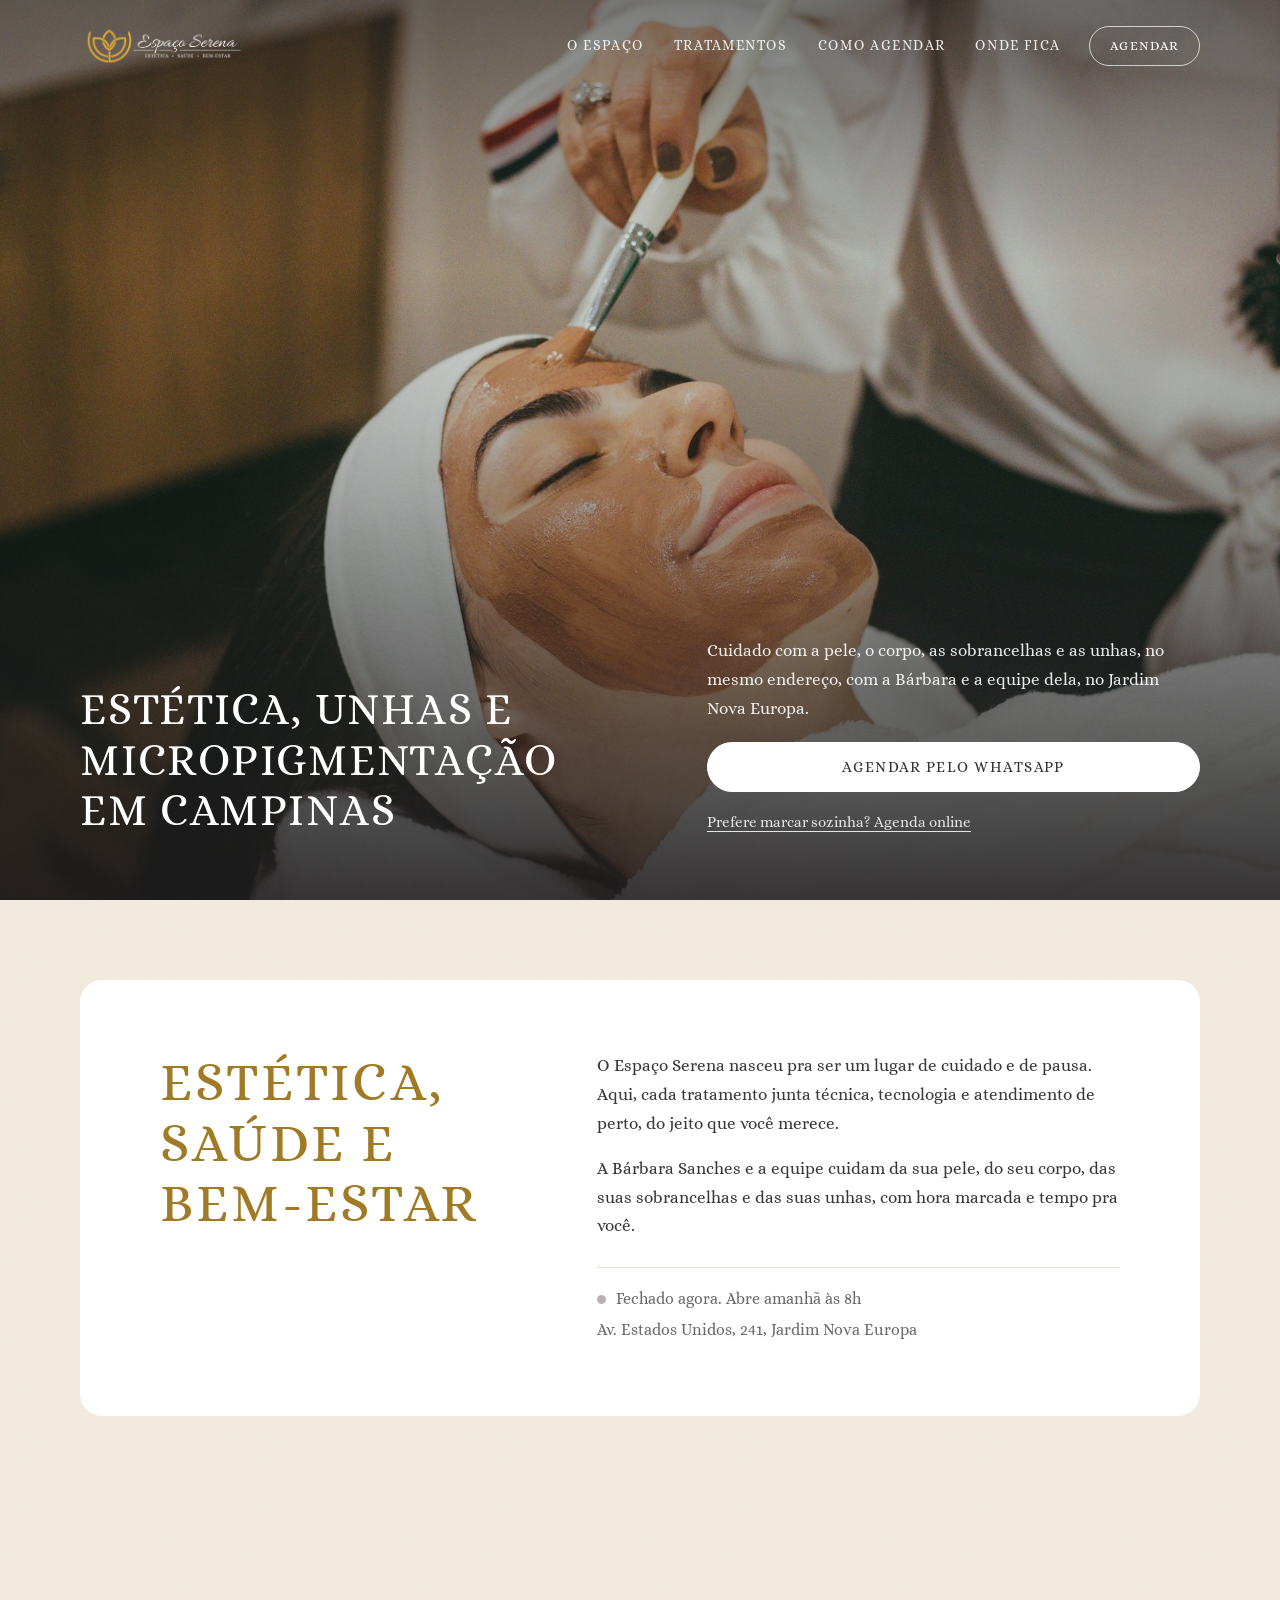
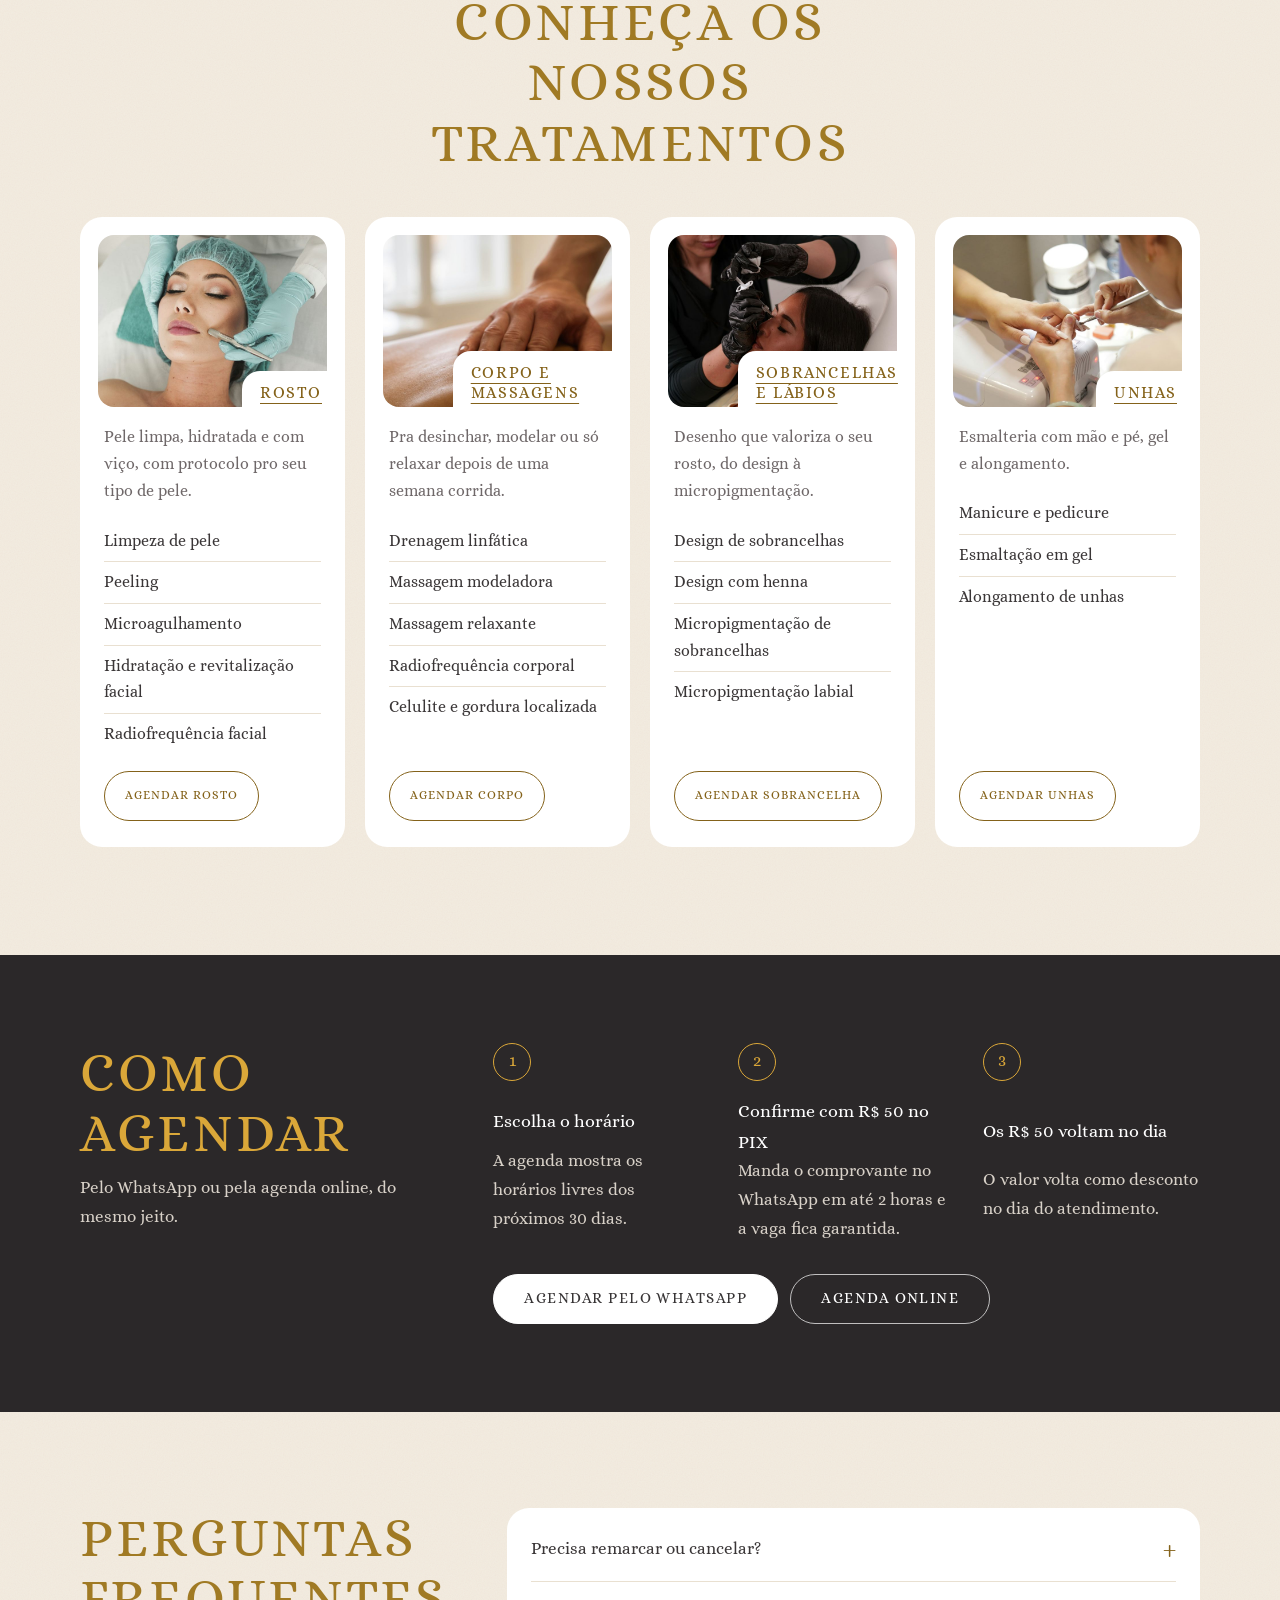
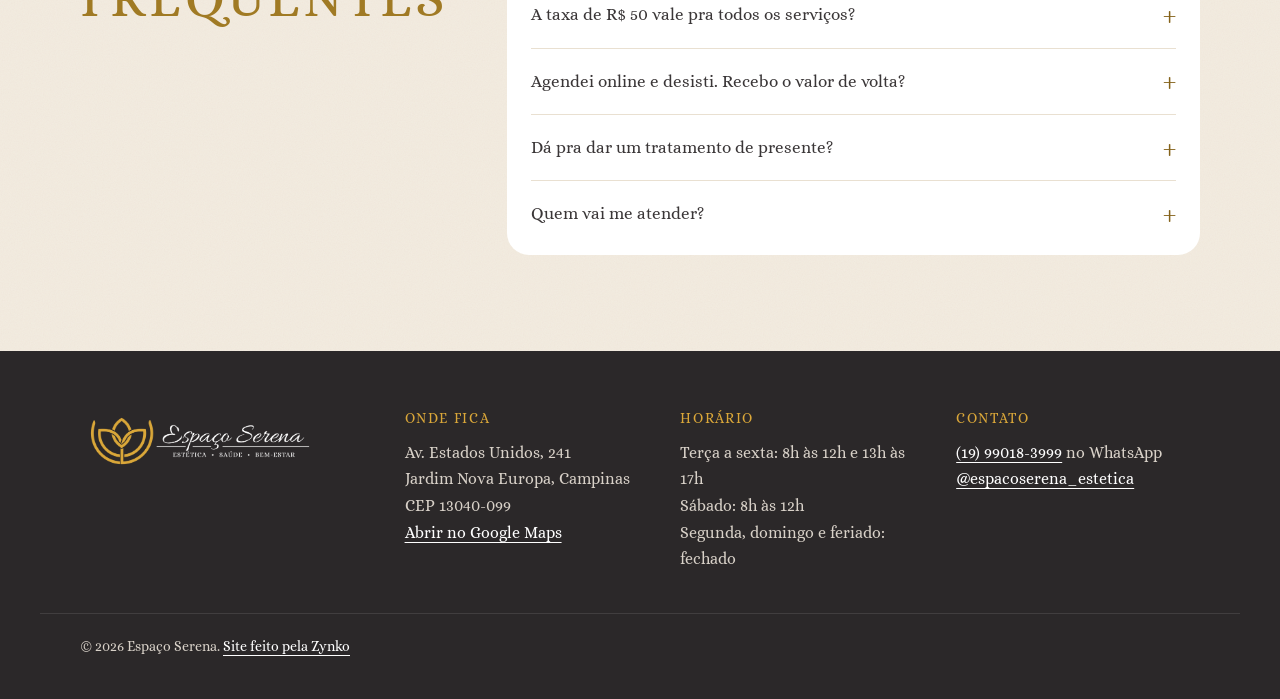
<file: index.html>
<!doctype html>
<html lang="pt-BR">
<head>
<meta charset="utf-8">
<meta name="viewport" content="width=device-width, initial-scale=1">
<meta name="robots" content="noindex">
<title>Espaço Serena: estética, unhas e micropigmentação no Jardim Nova Europa, Campinas</title>
<meta name="description" content="Limpeza de pele, drenagem, massagens, design e micropigmentação de sobrancelhas e lábios, manicure e unhas em gel. Av. Estados Unidos, 241, Jardim Nova Europa, Campinas. Agende pelo WhatsApp.">
<meta name="theme-color" content="#2B2829">
<meta property="og:title" content="Espaço Serena: estética, saúde e bem-estar">
<meta property="og:description" content="Estética, unhas e micropigmentação no Jardim Nova Europa, em Campinas. Agende pelo WhatsApp.">
<meta property="og:image" content="assets/img/logo-vertical.png">
<link rel="icon" href="assets/img/favicon.png" type="image/png">
<link rel="apple-touch-icon" href="assets/img/icone-180.png">
<link rel="preconnect" href="https://fonts.googleapis.com">
<link rel="preconnect" href="https://fonts.gstatic.com" crossorigin>
<link href="https://fonts.googleapis.com/css2?family=Alice&family=Allura&display=swap" rel="stylesheet">
<link rel="stylesheet" href="assets/css/serena.css?v=12">
<script type="application/ld+json">
{
  "@context": "https://schema.org",
  "@type": "BeautySalon",
  "name": "Espaço Serena",
  "description": "Estética, saúde e bem-estar: tratamentos de rosto e corpo, massagens, micropigmentação, design de sobrancelhas e esmalteria.",
  "telephone": "+55 19 99018-3999",
  "address": {
    "@type": "PostalAddress",
    "streetAddress": "Av. Estados Unidos, 241",
    "addressLocality": "Campinas",
    "addressRegion": "SP",
    "postalCode": "13040-099",
    "addressCountry": "BR"
  },
  "openingHoursSpecification": [
    { "@type": "OpeningHoursSpecification", "dayOfWeek": ["Tuesday", "Wednesday", "Thursday", "Friday"], "opens": "08:00", "closes": "12:00" },
    { "@type": "OpeningHoursSpecification", "dayOfWeek": ["Tuesday", "Wednesday", "Thursday", "Friday"], "opens": "13:00", "closes": "17:00" },
    { "@type": "OpeningHoursSpecification", "dayOfWeek": "Saturday", "opens": "08:00", "closes": "12:00" }
  ],
  "sameAs": ["https://instagram.com/espacoserena_estetica"]
}
</script>
</head>
<body>

<a class="pular" href="#sobre">Pular pro conteúdo</a>

<header class="abertura" data-abertura>
  <picture class="abertura-fundo">
    <source media="(max-width: 719px)" srcset="assets/img/fotos/abertura-celular.jpg">
    <img src="assets/img/fotos/abertura.jpg" alt="" width="2000" height="1334" fetchpriority="high">
  </picture>
  <div class="wrap abertura-topo">
    <a class="marca" href="./"><img src="assets/img/logo-horizontal-claro.png" alt="Espaço Serena: estética, saúde e bem-estar" width="1400" height="399"></a>
    <nav class="menu" aria-label="Principal">
      <a href="#sobre">O espaço</a>
      <a href="#tratamentos">Tratamentos</a>
      <a href="#agendar">Como agendar</a>
      <a href="#onde">Onde fica</a>
    </nav>
    <a class="pilula pilula-clara topo-agendar" href="https://wa.me/5519990183999?text=Oi!%20Vim%20pelo%20site%20e%20quero%20agendar%20um%20hor%C3%A1rio">Agendar</a>
  </div>
  <div class="wrap abertura-base">
    <h1>Estética, unhas e micropigmentação em Campinas</h1>
    <div class="abertura-lado">
      <p>Cuidado com a pele, o corpo, as sobrancelhas e as unhas, no mesmo endereço, com a Bárbara e a equipe dela, no Jardim Nova Europa.</p>
      <a class="pilula pilula-cheia" href="https://wa.me/5519990183999?text=Oi!%20Vim%20pelo%20site%20e%20quero%20agendar%20um%20hor%C3%A1rio">Agendar pelo WhatsApp</a>
      <a class="abertura-online" href="https://online.maapp.com.br/EspacoSerena">Prefere marcar sozinha? Agenda online</a>
    </div>
  </div>
</header>

<main>

  <section class="sobre textura" id="sobre">
    <div class="wrap sobre-in">
      <div class="sobre-cartao">
        <h2 class="titulo">Estética,<br>saúde e<br>bem-estar</h2>
        <div class="sobre-texto">
        <p>O Espaço Serena nasceu pra ser um lugar de cuidado e de pausa. Aqui, cada tratamento junta técnica, tecnologia e atendimento de perto, do jeito que você merece.</p>
        <p>A Bárbara Sanches e a equipe cuidam da sua pele, do seu corpo, das suas sobrancelhas e das suas unhas, com hora marcada e tempo pra você.</p>
        <div class="sobre-info">
          <p class="status" data-status>Terça a sexta, das 8h às 17h. Sábado, das 8h ao meio-dia.</p>
          <p>Av. Estados Unidos, 241, Jardim Nova Europa</p>
        </div>
        </div>
      </div>
    </div>
  </section>

  <section class="tratamentos textura" id="tratamentos">
    <div class="wrap">
      <h2 class="titulo titulo-centro">Conheça os nossos tratamentos</h2>
    </div>
    <div class="cards">
      <article class="card">
        <div class="card-foto"><img src="assets/img/fotos/rosto.jpg" alt="Profissional fazendo tratamento facial" width="800" height="600" loading="lazy"><h3>Rosto</h3></div>
        <p>Pele limpa, hidratada e com viço, com protocolo pro seu tipo de pele.</p>
        <ul>
          <li>Limpeza de pele</li>
          <li>Peeling</li>
          <li>Microagulhamento</li>
          <li>Hidratação e revitalização facial</li>
          <li>Radiofrequência facial</li>
        </ul>
        <a class="pilula" href="https://wa.me/5519990183999?text=Oi!%20Vim%20pelo%20site%20e%20quero%20agendar%20um%20tratamento%20de%20rosto">Agendar rosto</a>
      </article>
      <article class="card">
        <div class="card-foto"><img src="assets/img/fotos/corpo.jpg" alt="Massagem nas costas" width="800" height="600" loading="lazy"><h3>Corpo e massagens</h3></div>
        <p>Pra desinchar, modelar ou só relaxar depois de uma semana corrida.</p>
        <ul>
          <li>Drenagem linfática</li>
          <li>Massagem modeladora</li>
          <li>Massagem relaxante</li>
          <li>Radiofrequência corporal</li>
          <li>Celulite e gordura localizada</li>
        </ul>
        <a class="pilula" href="https://wa.me/5519990183999?text=Oi!%20Vim%20pelo%20site%20e%20quero%20agendar%20um%20tratamento%20de%20corpo%20ou%20massagem">Agendar corpo</a>
      </article>
      <article class="card">
        <div class="card-foto"><img src="assets/img/fotos/sobrancelhas.jpg" alt="Profissional fazendo design de sobrancelha" width="800" height="600" loading="lazy"><h3>Sobrancelhas e lábios</h3></div>
        <p>Desenho que valoriza o seu rosto, do design à micropigmentação.</p>
        <ul>
          <li>Design de sobrancelhas</li>
          <li>Design com henna</li>
          <li>Micropigmentação de sobrancelhas</li>
          <li>Micropigmentação labial</li>
        </ul>
        <a class="pilula" href="https://wa.me/5519990183999?text=Oi!%20Vim%20pelo%20site%20e%20quero%20agendar%20sobrancelha%20ou%20micropigmenta%C3%A7%C3%A3o">Agendar sobrancelha</a>
      </article>
      <article class="card">
        <div class="card-foto"><img src="assets/img/fotos/unhas.jpg" alt="Manicure fazendo as unhas de uma cliente" width="800" height="600" loading="lazy"><h3>Unhas</h3></div>
        <p>Esmalteria com mão e pé, gel e alongamento.</p>
        <ul>
          <li>Manicure e pedicure</li>
          <li>Esmaltação em gel</li>
          <li>Alongamento de unhas</li>
        </ul>
        <a class="pilula" href="https://wa.me/5519990183999?text=Oi!%20Vim%20pelo%20site%20e%20quero%20agendar%20unhas">Agendar unhas</a>
      </article>
    </div>
  </section>

  <section class="agendar" id="agendar">
    <div class="wrap agendar-in">
      <div>
        <h2 class="titulo titulo-claro">Como agendar</h2>
        <p class="agendar-sub">Pelo WhatsApp ou pela agenda online, do mesmo jeito.</p>
      </div>
      <ol class="passos">
        <li><b>Escolha o horário</b><span>A agenda mostra os horários livres dos próximos 30 dias.</span></li>
        <li><b>Confirme com R$ 50 no PIX</b><span>Manda o comprovante no WhatsApp em até 2 horas e a vaga fica garantida.</span></li>
        <li><b>Os R$ 50 voltam no dia</b><span>O valor volta como desconto no dia do atendimento.</span></li>
      </ol>
      <div class="agendar-acoes">
        <a class="pilula pilula-cheia" href="https://wa.me/5519990183999?text=Oi!%20Vim%20pelo%20site%20e%20quero%20agendar%20um%20hor%C3%A1rio">Agendar pelo WhatsApp</a>
        <a class="pilula pilula-clara" href="https://online.maapp.com.br/EspacoSerena">Agenda online</a>
      </div>
    </div>
  </section>

  <section class="perguntas-sec textura" id="perguntas">
    <div class="wrap perguntas-in">
      <h2 class="titulo">Perguntas frequentes</h2>
      <div class="perguntas">
        <details>
          <summary>Precisa remarcar ou cancelar?</summary>
          <p>Avisa com pelo menos 6 horas de antecedência e você remarca ou recebe os R$ 50 de volta. Com menos de 6 horas, ou se faltar, o valor fica pra cobrir o horário que estava reservado.</p>
        </details>
        <details>
          <summary>A taxa de R$ 50 vale pra todos os serviços?</summary>
          <p>Vale. Ela confirma qualquer horário, pelo WhatsApp ou pela agenda online, e volta pra você como desconto no dia do atendimento.</p>
        </details>
        <details>
          <summary>Agendei online e desisti. Recebo o valor de volta?</summary>
          <p>Recebe. Você tem até 7 dias depois da reserva pra desistir e pedir o valor de volta, desde que seja antes do atendimento.</p>
        </details>
        <details>
          <summary>Dá pra dar um tratamento de presente?</summary>
          <p>Dá. A gente monta o vale-presente pelo WhatsApp, com o tratamento que você escolher.</p>
        </details>
        <details>
          <summary>Quem vai me atender?</summary>
          <p>O Espaço Serena é da Bárbara Sanches, que atende junto com a equipe dela. Na agenda online você escolhe o serviço e a profissional da sua preferência.</p>
        </details>
      </div>
    </div>
  </section>

</main>

<footer class="rodape" id="onde">
  <div class="wrap rodape-in">
    <div class="rodape-marca">
      <img src="assets/img/logo-horizontal-claro.png" alt="Espaço Serena: estética, saúde e bem-estar" width="1400" height="399" loading="lazy">
    </div>
    <div>
      <h3>Onde fica</h3>
      <p>Av. Estados Unidos, 241<br>Jardim Nova Europa, Campinas<br>CEP 13040-099</p>
      <a href="https://www.google.com/maps/search/?api=1&amp;query=Espa%C3%A7o%20Serena%2C%20Av.%20Estados%20Unidos%2C%20241%2C%20Campinas">Abrir no Google Maps</a>
    </div>
    <div>
      <h3>Horário</h3>
      <p>Terça a sexta: 8h às 12h e 13h às 17h<br>Sábado: 8h às 12h<br>Segunda, domingo e feriado: fechado</p>
    </div>
    <div>
      <h3>Contato</h3>
      <p><a href="https://wa.me/5519990183999">(19) 99018-3999</a> no WhatsApp<br><a href="https://instagram.com/espacoserena_estetica">@espacoserena_estetica</a></p>
    </div>
  </div>
  <div class="wrap rodape-fim">© 2026 Espaço Serena. <a href="https://zynko.tech">Site feito pela Zynko</a></div>
</footer>

<a class="whats" data-whats href="https://wa.me/5519990183999?text=Oi!%20Vim%20pelo%20site%20e%20quero%20agendar%20um%20hor%C3%A1rio" aria-label="Agendar pelo WhatsApp">
  <svg viewBox="0 0 32 32" aria-hidden="true"><path d="M16 3.5A12.4 12.4 0 0 0 5.3 22.2L3.6 28.4l6.4-1.7A12.4 12.4 0 1 0 16 3.5Zm0 22.7c-1.9 0-3.7-.5-5.3-1.4l-.4-.2-3.8 1 1-3.7-.2-.4A10.3 10.3 0 1 1 16 26.2Zm5.7-7.7c-.3-.2-1.8-.9-2.1-1-.3-.1-.5-.2-.7.2l-1 1.2c-.2.2-.4.2-.7.1a8.4 8.4 0 0 1-4.2-3.7c-.3-.5.3-.5.9-1.6.1-.2 0-.4 0-.5l-.9-2.3c-.3-.6-.5-.5-.7-.5h-.6c-.2 0-.6.1-.9.4-.3.3-1.2 1.1-1.2 2.8s1.2 3.2 1.4 3.5c.2.2 2.4 3.6 5.8 5 2.2.9 3 1 4.1.8.7-.1 1.8-.7 2.1-1.5.3-.7.3-1.3.2-1.5-.1-.1-.3-.2-.6-.4Z"/></svg>
</a>

<script src="assets/js/serena.js?v=11" defer></script>
</body>
</html>
</file>
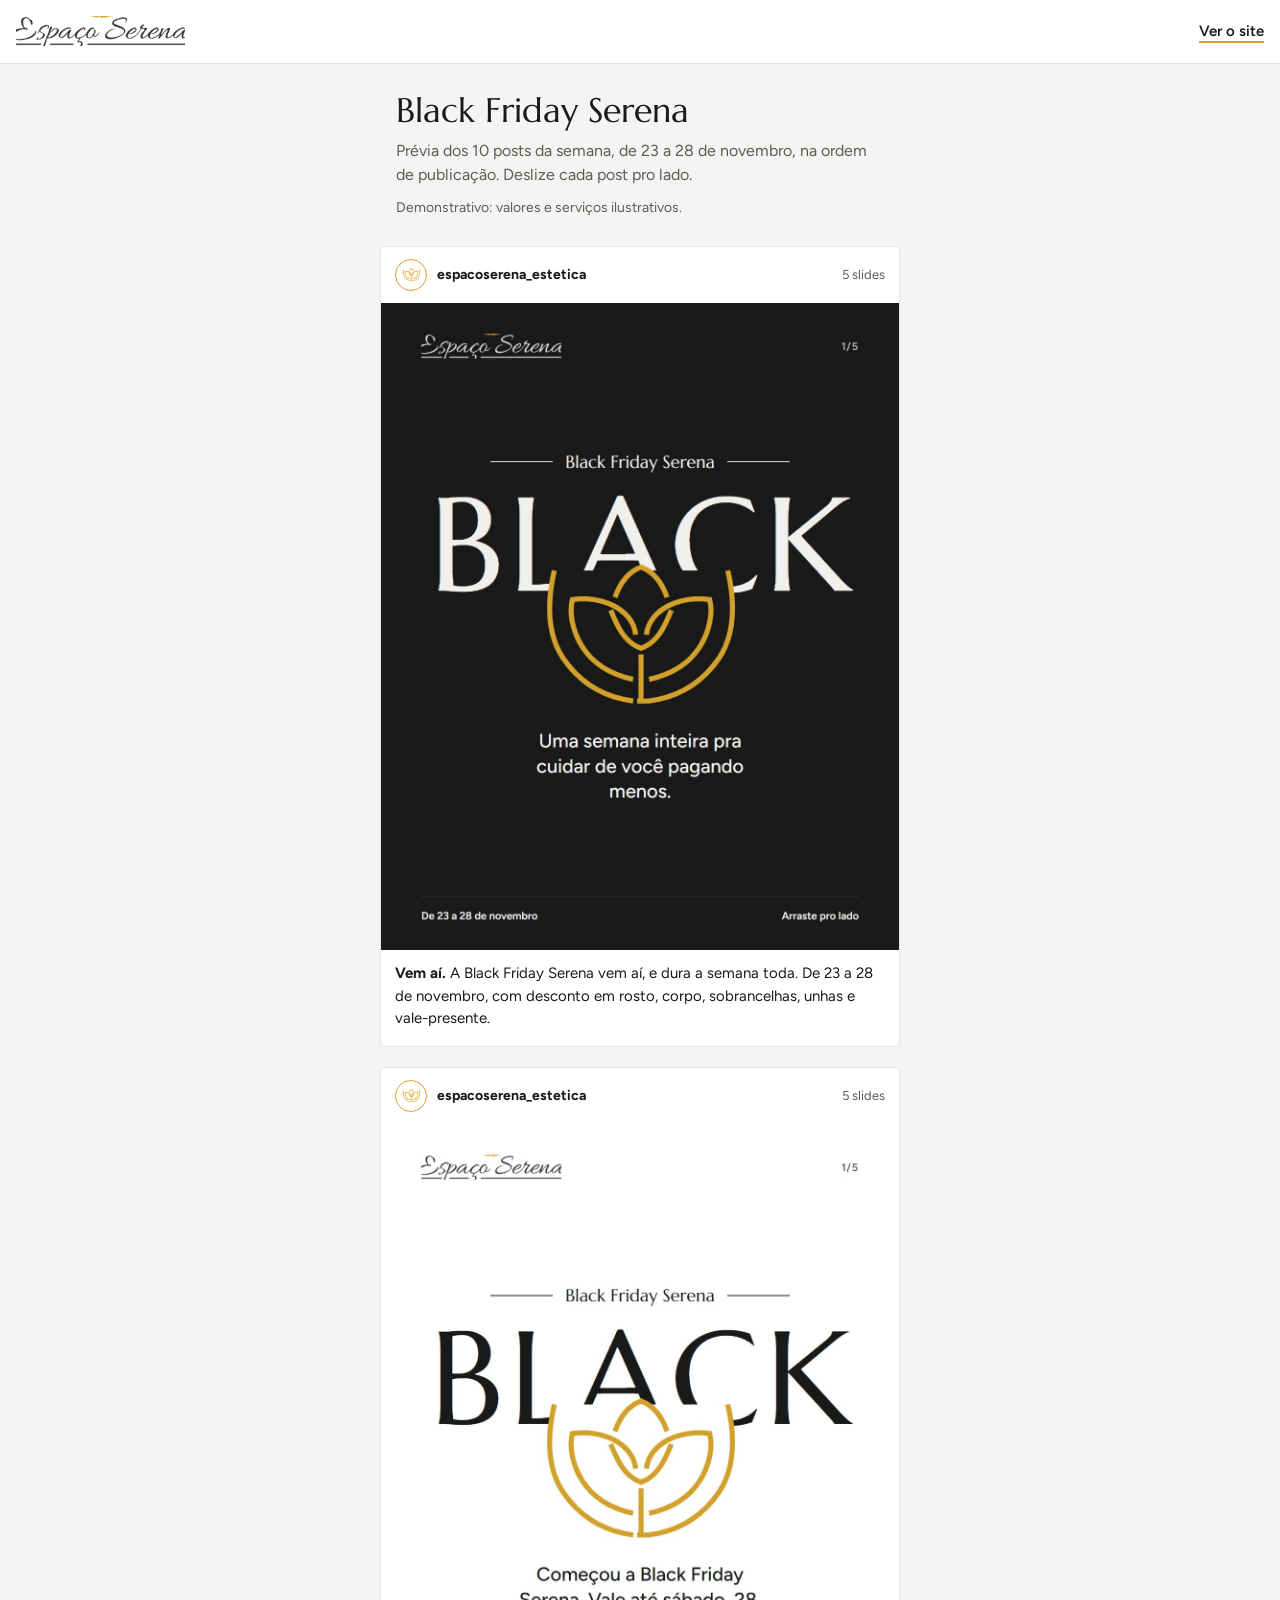
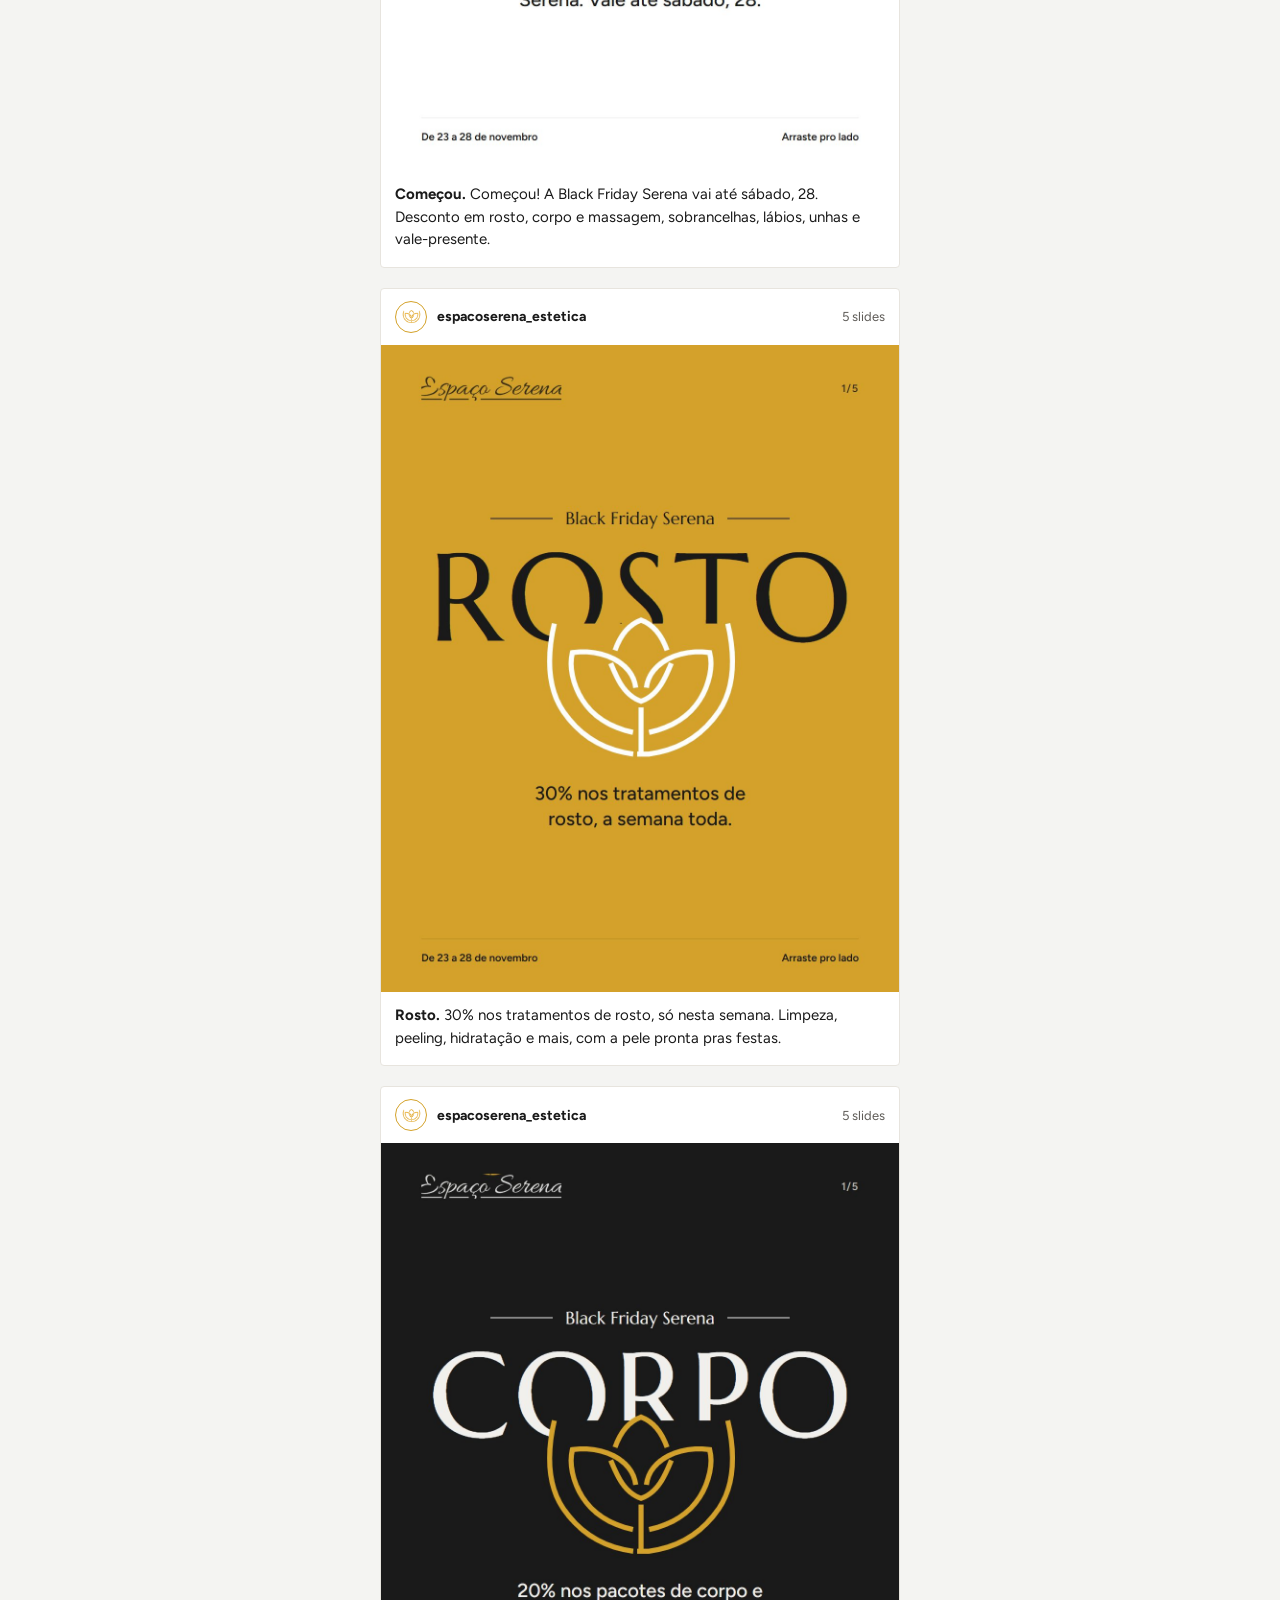
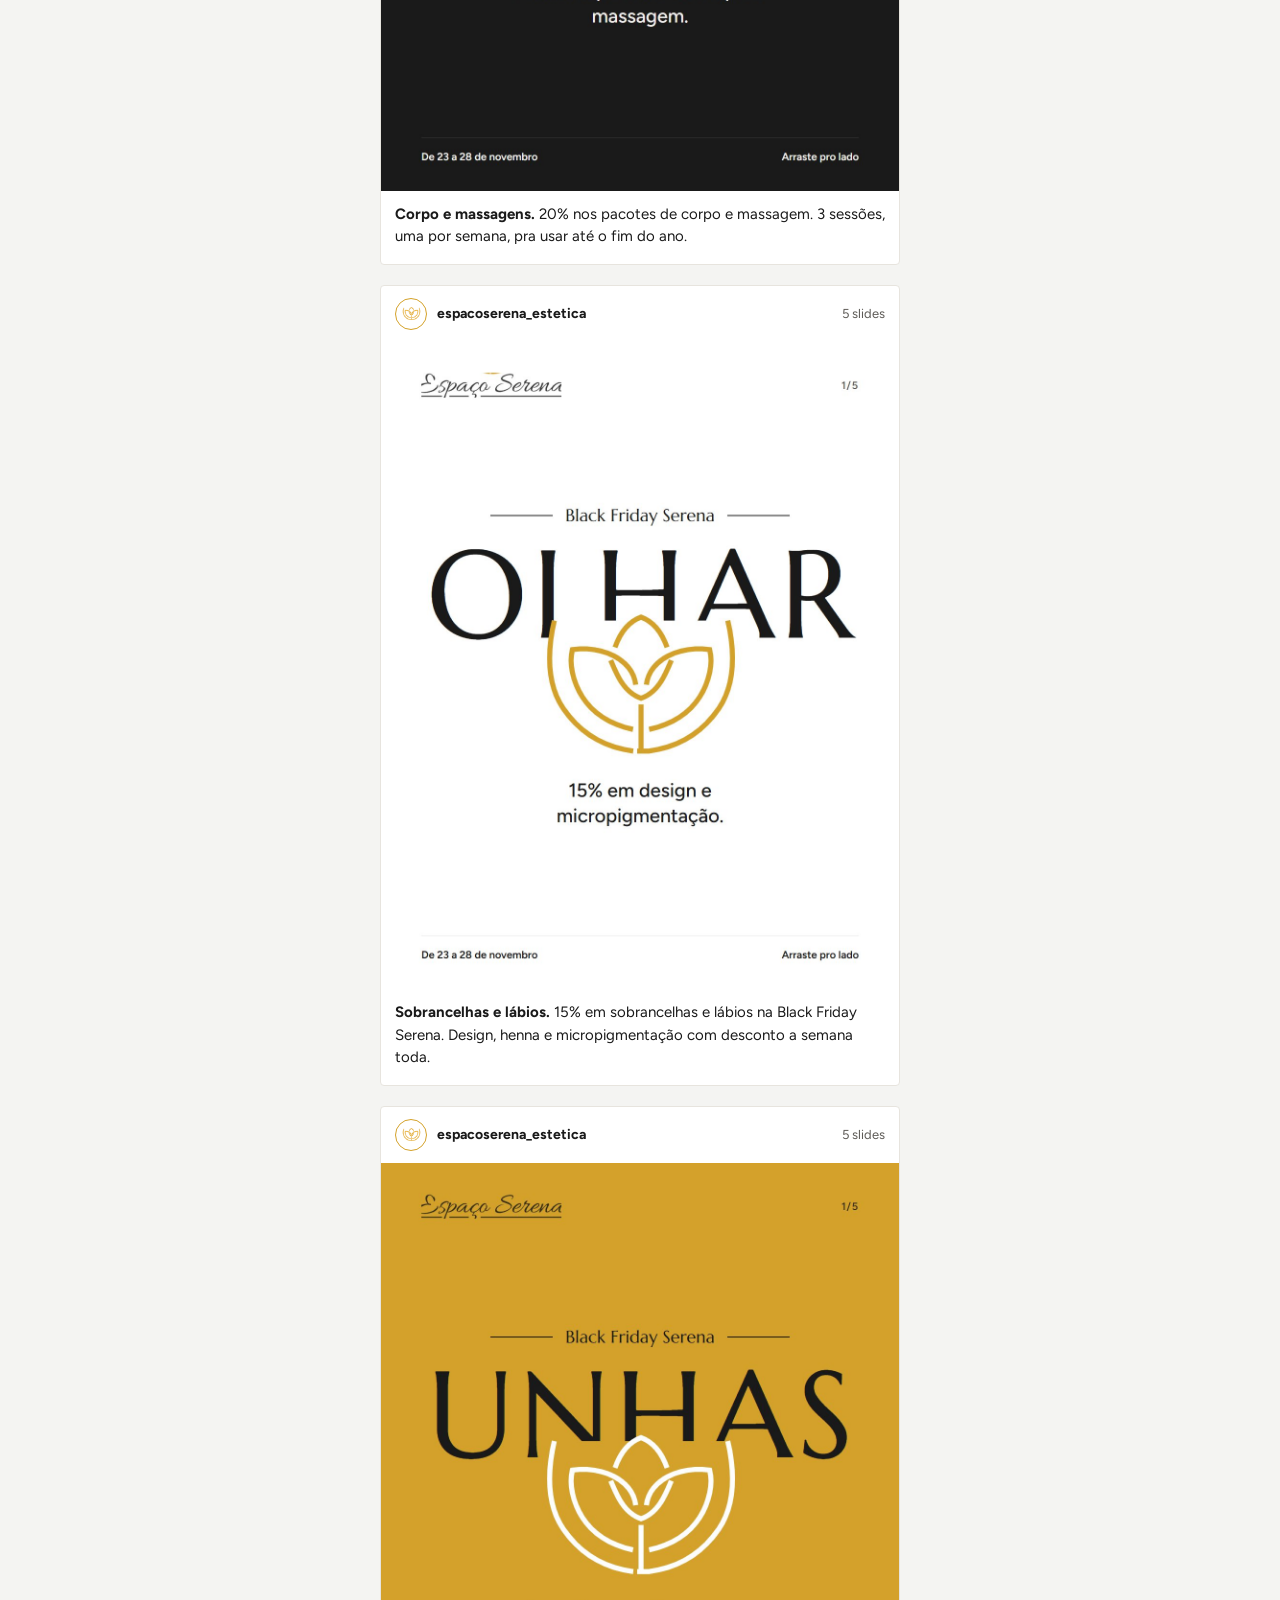
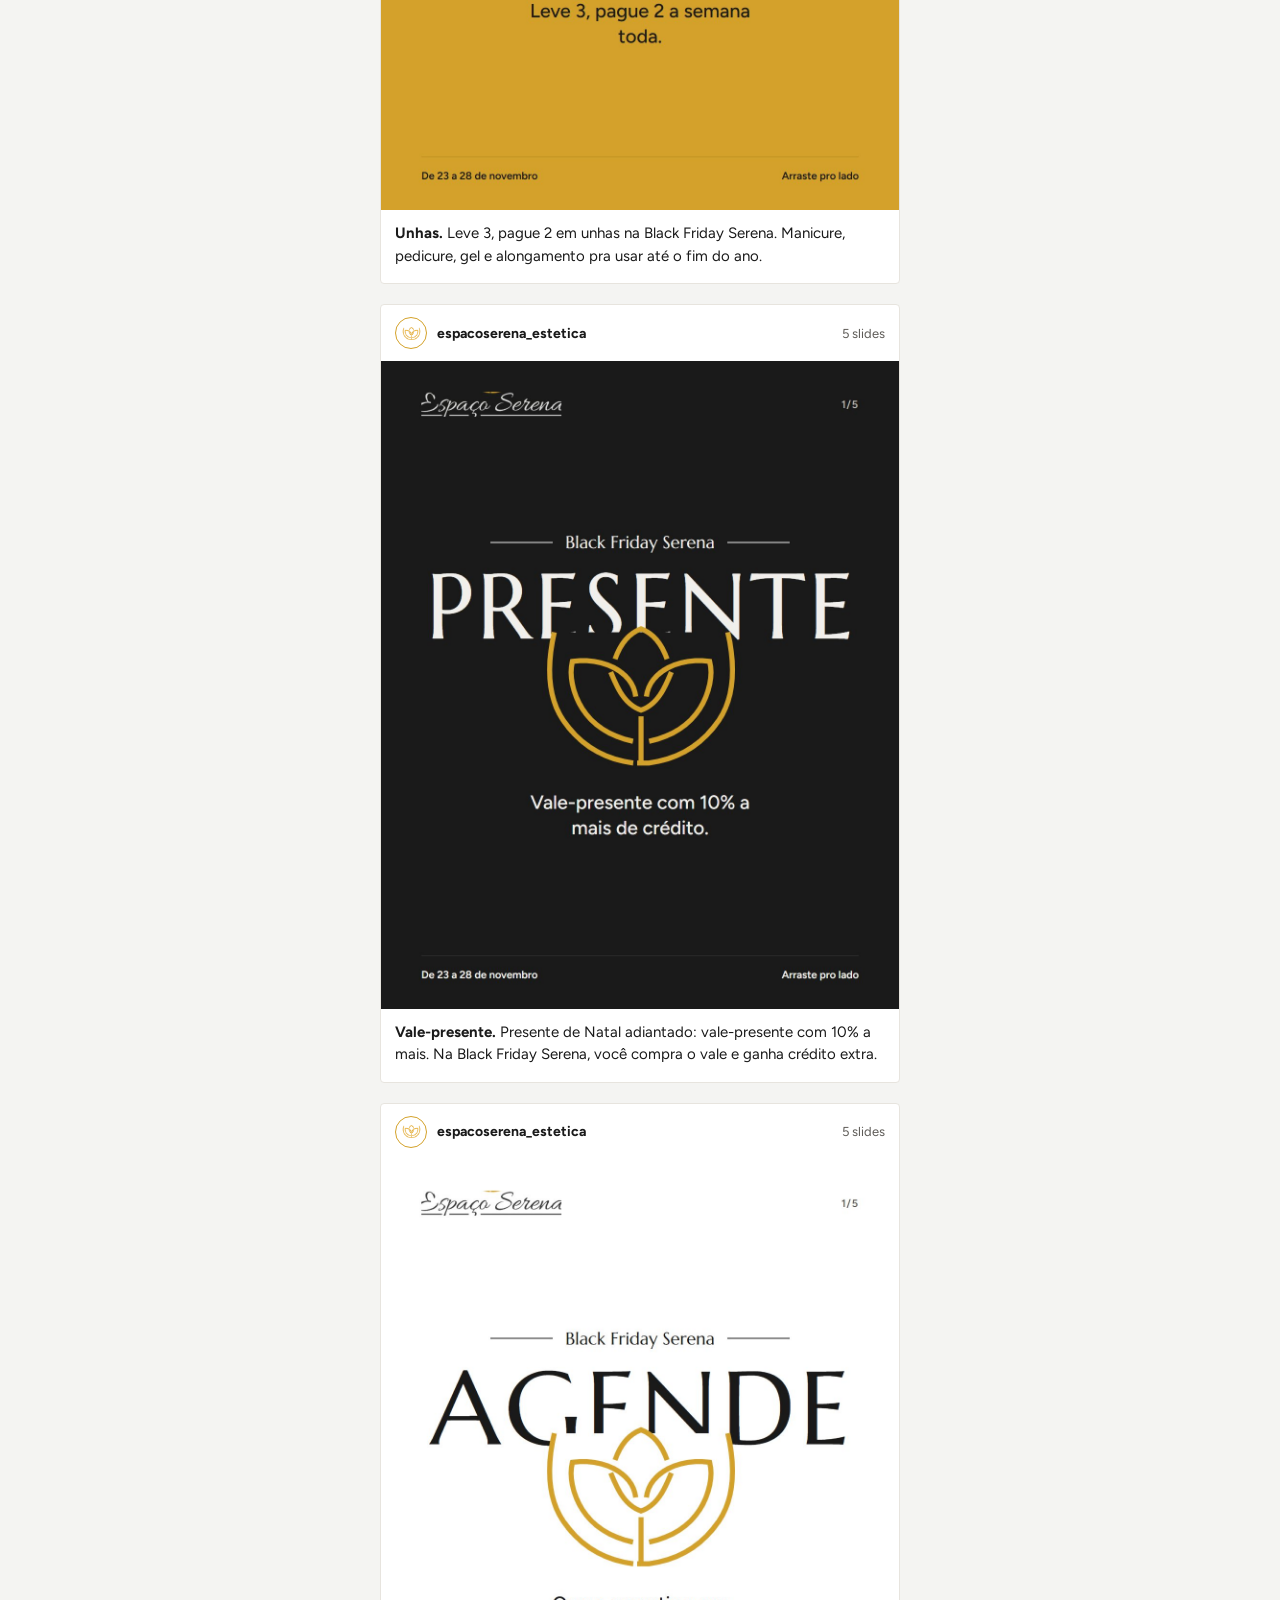
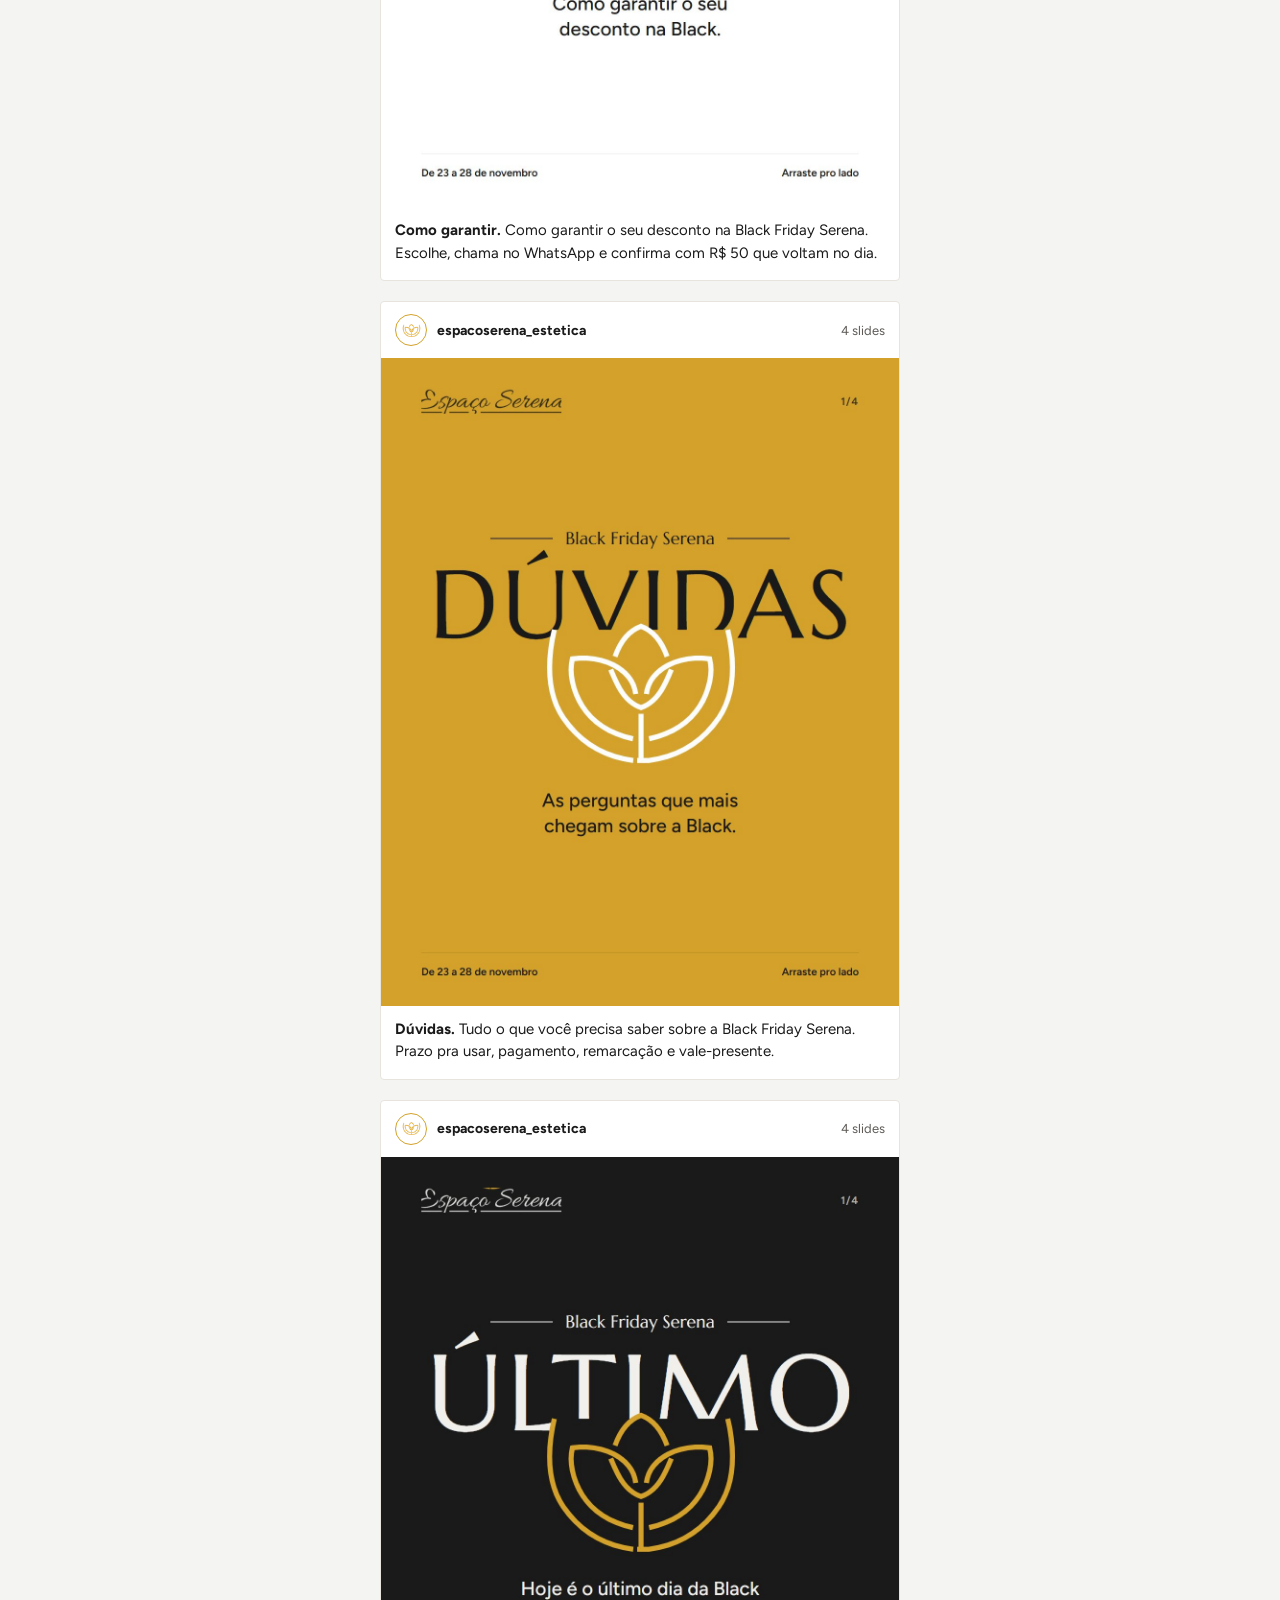
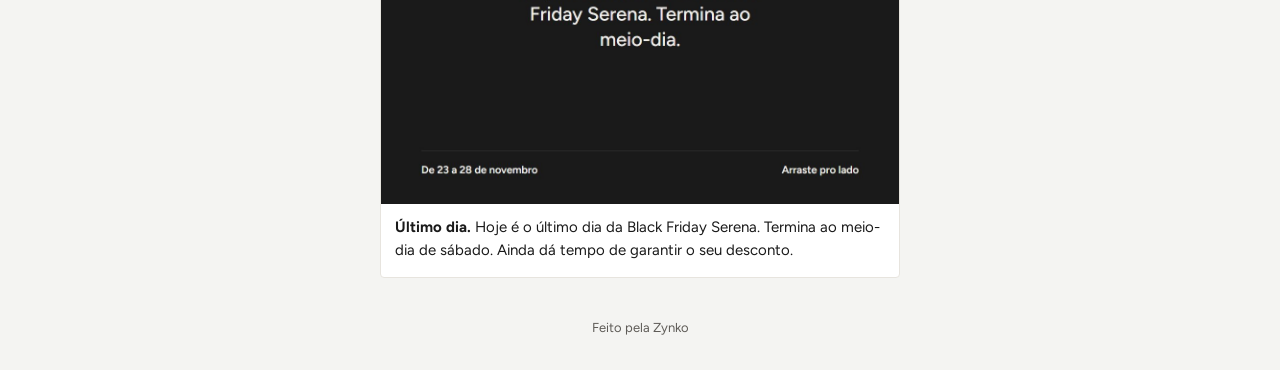
<file: previa-black-friday/index.html>
<!doctype html>
<html lang="pt-BR">
<head>
<meta charset="utf-8">
<meta name="viewport" content="width=device-width, initial-scale=1">
<meta name="robots" content="noindex">
<title>Prévia da Black Friday | Espaço Serena</title>
<link rel="icon" href="../assets/img/favicon.png" type="image/png">
<link rel="preconnect" href="https://fonts.googleapis.com">
<link rel="preconnect" href="https://fonts.gstatic.com" crossorigin>
<link href="https://fonts.googleapis.com/css2?family=Figtree:wght@400;500;600;700&family=Marcellus&display=swap" rel="stylesheet">
<link rel="stylesheet" href="previa.css">
</head>
<body>
<header class="cab">
  <a href="../"><img src="../assets/img/assinatura.png" alt="Espaço Serena" width="500" height="89"></a>
  <a class="voltar" href="../">Ver o site</a>
</header>
<main>
  <div class="intro">
    <h1>Black Friday Serena</h1>
    <p>Prévia dos 10 posts da semana, de 23 a 28 de novembro, na ordem de publicação. Deslize cada post pro lado.</p>
    <p class="aviso">Demonstrativo: valores e serviços ilustrativos.</p>
  </div>
  <article class="post">
    <header class="post-topo"><span class="avatar" aria-hidden="true"></span><b>espacoserena_estetica</b><span class="qtd">5 slides</span></header>
    <div class="trilho" tabindex="0" aria-label="Vem aí: deslize pro lado"><img src="slides/01-vem-ai-slide-01.jpg" alt="Vem aí, slide 1 de 5" width="1080" height="1350" loading="lazy"><img src="slides/01-vem-ai-slide-02.jpg" alt="Vem aí, slide 2 de 5" width="1080" height="1350" loading="lazy"><img src="slides/01-vem-ai-slide-03.jpg" alt="Vem aí, slide 3 de 5" width="1080" height="1350" loading="lazy"><img src="slides/01-vem-ai-slide-04.jpg" alt="Vem aí, slide 4 de 5" width="1080" height="1350" loading="lazy"><img src="slides/01-vem-ai-slide-05.jpg" alt="Vem aí, slide 5 de 5" width="1080" height="1350" loading="lazy"></div>
    <p class="legenda"><b>Vem aí.</b> A Black Friday Serena vem aí, e dura a semana toda. De 23 a 28 de novembro, com desconto em rosto, corpo, sobrancelhas, unhas e vale-presente.</p>
  </article>
  <article class="post">
    <header class="post-topo"><span class="avatar" aria-hidden="true"></span><b>espacoserena_estetica</b><span class="qtd">5 slides</span></header>
    <div class="trilho" tabindex="0" aria-label="Começou: deslize pro lado"><img src="slides/02-comecou-slide-01.jpg" alt="Começou, slide 1 de 5" width="1080" height="1350" loading="lazy"><img src="slides/02-comecou-slide-02.jpg" alt="Começou, slide 2 de 5" width="1080" height="1350" loading="lazy"><img src="slides/02-comecou-slide-03.jpg" alt="Começou, slide 3 de 5" width="1080" height="1350" loading="lazy"><img src="slides/02-comecou-slide-04.jpg" alt="Começou, slide 4 de 5" width="1080" height="1350" loading="lazy"><img src="slides/02-comecou-slide-05.jpg" alt="Começou, slide 5 de 5" width="1080" height="1350" loading="lazy"></div>
    <p class="legenda"><b>Começou.</b> Começou! A Black Friday Serena vai até sábado, 28. Desconto em rosto, corpo e massagem, sobrancelhas, lábios, unhas e vale-presente.</p>
  </article>
  <article class="post">
    <header class="post-topo"><span class="avatar" aria-hidden="true"></span><b>espacoserena_estetica</b><span class="qtd">5 slides</span></header>
    <div class="trilho" tabindex="0" aria-label="Rosto: deslize pro lado"><img src="slides/03-rosto-slide-01.jpg" alt="Rosto, slide 1 de 5" width="1080" height="1350" loading="lazy"><img src="slides/03-rosto-slide-02.jpg" alt="Rosto, slide 2 de 5" width="1080" height="1350" loading="lazy"><img src="slides/03-rosto-slide-03.jpg" alt="Rosto, slide 3 de 5" width="1080" height="1350" loading="lazy"><img src="slides/03-rosto-slide-04.jpg" alt="Rosto, slide 4 de 5" width="1080" height="1350" loading="lazy"><img src="slides/03-rosto-slide-05.jpg" alt="Rosto, slide 5 de 5" width="1080" height="1350" loading="lazy"></div>
    <p class="legenda"><b>Rosto.</b> 30% nos tratamentos de rosto, só nesta semana. Limpeza, peeling, hidratação e mais, com a pele pronta pras festas.</p>
  </article>
  <article class="post">
    <header class="post-topo"><span class="avatar" aria-hidden="true"></span><b>espacoserena_estetica</b><span class="qtd">5 slides</span></header>
    <div class="trilho" tabindex="0" aria-label="Corpo e massagens: deslize pro lado"><img src="slides/04-corpo-e-massagens-slide-01.jpg" alt="Corpo e massagens, slide 1 de 5" width="1080" height="1350" loading="lazy"><img src="slides/04-corpo-e-massagens-slide-02.jpg" alt="Corpo e massagens, slide 2 de 5" width="1080" height="1350" loading="lazy"><img src="slides/04-corpo-e-massagens-slide-03.jpg" alt="Corpo e massagens, slide 3 de 5" width="1080" height="1350" loading="lazy"><img src="slides/04-corpo-e-massagens-slide-04.jpg" alt="Corpo e massagens, slide 4 de 5" width="1080" height="1350" loading="lazy"><img src="slides/04-corpo-e-massagens-slide-05.jpg" alt="Corpo e massagens, slide 5 de 5" width="1080" height="1350" loading="lazy"></div>
    <p class="legenda"><b>Corpo e massagens.</b> 20% nos pacotes de corpo e massagem. 3 sessões, uma por semana, pra usar até o fim do ano.</p>
  </article>
  <article class="post">
    <header class="post-topo"><span class="avatar" aria-hidden="true"></span><b>espacoserena_estetica</b><span class="qtd">5 slides</span></header>
    <div class="trilho" tabindex="0" aria-label="Sobrancelhas e lábios: deslize pro lado"><img src="slides/05-sobrancelhas-e-labios-slide-01.jpg" alt="Sobrancelhas e lábios, slide 1 de 5" width="1080" height="1350" loading="lazy"><img src="slides/05-sobrancelhas-e-labios-slide-02.jpg" alt="Sobrancelhas e lábios, slide 2 de 5" width="1080" height="1350" loading="lazy"><img src="slides/05-sobrancelhas-e-labios-slide-03.jpg" alt="Sobrancelhas e lábios, slide 3 de 5" width="1080" height="1350" loading="lazy"><img src="slides/05-sobrancelhas-e-labios-slide-04.jpg" alt="Sobrancelhas e lábios, slide 4 de 5" width="1080" height="1350" loading="lazy"><img src="slides/05-sobrancelhas-e-labios-slide-05.jpg" alt="Sobrancelhas e lábios, slide 5 de 5" width="1080" height="1350" loading="lazy"></div>
    <p class="legenda"><b>Sobrancelhas e lábios.</b> 15% em sobrancelhas e lábios na Black Friday Serena. Design, henna e micropigmentação com desconto a semana toda.</p>
  </article>
  <article class="post">
    <header class="post-topo"><span class="avatar" aria-hidden="true"></span><b>espacoserena_estetica</b><span class="qtd">5 slides</span></header>
    <div class="trilho" tabindex="0" aria-label="Unhas: deslize pro lado"><img src="slides/06-unhas-slide-01.jpg" alt="Unhas, slide 1 de 5" width="1080" height="1350" loading="lazy"><img src="slides/06-unhas-slide-02.jpg" alt="Unhas, slide 2 de 5" width="1080" height="1350" loading="lazy"><img src="slides/06-unhas-slide-03.jpg" alt="Unhas, slide 3 de 5" width="1080" height="1350" loading="lazy"><img src="slides/06-unhas-slide-04.jpg" alt="Unhas, slide 4 de 5" width="1080" height="1350" loading="lazy"><img src="slides/06-unhas-slide-05.jpg" alt="Unhas, slide 5 de 5" width="1080" height="1350" loading="lazy"></div>
    <p class="legenda"><b>Unhas.</b> Leve 3, pague 2 em unhas na Black Friday Serena. Manicure, pedicure, gel e alongamento pra usar até o fim do ano.</p>
  </article>
  <article class="post">
    <header class="post-topo"><span class="avatar" aria-hidden="true"></span><b>espacoserena_estetica</b><span class="qtd">5 slides</span></header>
    <div class="trilho" tabindex="0" aria-label="Vale-presente: deslize pro lado"><img src="slides/07-vale-presente-slide-01.jpg" alt="Vale-presente, slide 1 de 5" width="1080" height="1350" loading="lazy"><img src="slides/07-vale-presente-slide-02.jpg" alt="Vale-presente, slide 2 de 5" width="1080" height="1350" loading="lazy"><img src="slides/07-vale-presente-slide-03.jpg" alt="Vale-presente, slide 3 de 5" width="1080" height="1350" loading="lazy"><img src="slides/07-vale-presente-slide-04.jpg" alt="Vale-presente, slide 4 de 5" width="1080" height="1350" loading="lazy"><img src="slides/07-vale-presente-slide-05.jpg" alt="Vale-presente, slide 5 de 5" width="1080" height="1350" loading="lazy"></div>
    <p class="legenda"><b>Vale-presente.</b> Presente de Natal adiantado: vale-presente com 10% a mais. Na Black Friday Serena, você compra o vale e ganha crédito extra.</p>
  </article>
  <article class="post">
    <header class="post-topo"><span class="avatar" aria-hidden="true"></span><b>espacoserena_estetica</b><span class="qtd">5 slides</span></header>
    <div class="trilho" tabindex="0" aria-label="Como garantir: deslize pro lado"><img src="slides/08-como-garantir-slide-01.jpg" alt="Como garantir, slide 1 de 5" width="1080" height="1350" loading="lazy"><img src="slides/08-como-garantir-slide-02.jpg" alt="Como garantir, slide 2 de 5" width="1080" height="1350" loading="lazy"><img src="slides/08-como-garantir-slide-03.jpg" alt="Como garantir, slide 3 de 5" width="1080" height="1350" loading="lazy"><img src="slides/08-como-garantir-slide-04.jpg" alt="Como garantir, slide 4 de 5" width="1080" height="1350" loading="lazy"><img src="slides/08-como-garantir-slide-05.jpg" alt="Como garantir, slide 5 de 5" width="1080" height="1350" loading="lazy"></div>
    <p class="legenda"><b>Como garantir.</b> Como garantir o seu desconto na Black Friday Serena. Escolhe, chama no WhatsApp e confirma com R$ 50 que voltam no dia.</p>
  </article>
  <article class="post">
    <header class="post-topo"><span class="avatar" aria-hidden="true"></span><b>espacoserena_estetica</b><span class="qtd">4 slides</span></header>
    <div class="trilho" tabindex="0" aria-label="Dúvidas: deslize pro lado"><img src="slides/09-duvidas-slide-01.jpg" alt="Dúvidas, slide 1 de 4" width="1080" height="1350" loading="lazy"><img src="slides/09-duvidas-slide-02.jpg" alt="Dúvidas, slide 2 de 4" width="1080" height="1350" loading="lazy"><img src="slides/09-duvidas-slide-03.jpg" alt="Dúvidas, slide 3 de 4" width="1080" height="1350" loading="lazy"><img src="slides/09-duvidas-slide-04.jpg" alt="Dúvidas, slide 4 de 4" width="1080" height="1350" loading="lazy"></div>
    <p class="legenda"><b>Dúvidas.</b> Tudo o que você precisa saber sobre a Black Friday Serena. Prazo pra usar, pagamento, remarcação e vale-presente.</p>
  </article>
  <article class="post">
    <header class="post-topo"><span class="avatar" aria-hidden="true"></span><b>espacoserena_estetica</b><span class="qtd">4 slides</span></header>
    <div class="trilho" tabindex="0" aria-label="Último dia: deslize pro lado"><img src="slides/10-ultimo-dia-slide-01.jpg" alt="Último dia, slide 1 de 4" width="1080" height="1350" loading="lazy"><img src="slides/10-ultimo-dia-slide-02.jpg" alt="Último dia, slide 2 de 4" width="1080" height="1350" loading="lazy"><img src="slides/10-ultimo-dia-slide-03.jpg" alt="Último dia, slide 3 de 4" width="1080" height="1350" loading="lazy"><img src="slides/10-ultimo-dia-slide-04.jpg" alt="Último dia, slide 4 de 4" width="1080" height="1350" loading="lazy"></div>
    <p class="legenda"><b>Último dia.</b> Hoje é o último dia da Black Friday Serena. Termina ao meio-dia de sábado. Ainda dá tempo de garantir o seu desconto.</p>
  </article>
</main>
<footer class="pe">Feito pela Zynko</footer>
</body>
</html>
</file>
<file: assets/css/serena.css>
/* Espaço Serena: cores, letras e logo do manual da marca (identidade/manual-da-marca.pdf).
   Linha visual pedida pelo João em 03/11/2026: a da Éclat (foto grande na abertura, fundo com
   textura quente, títulos em maiúsculas espaçadas, cards brancos com foto e botões com contorno).
   As fotos em assets/img/fotos/ são provisórias (Unsplash) até chegarem as da clínica. */

:root {
  --grafite: #373435;
  --grafite-fundo: #2B2829;
  --dourado: #DAA739;
  --bronze: #A07A24;          /* dourado escurecido pra título grande sobre fundo claro */
  --bronze-texto: #84621A;    /* texto pequeno e botões sobre fundo claro */
  --areia: #F3ECE1;
  --papel: #FFFFFF;
  --linha: #E9E0D1;
  --texto: #3A3637;
  --texto-suave: #6F6869;
  --claro-suave: #D8D1C8;
  --raio: 22px;
  --wrap: 1200px;
  --lado: 20px;
}

*, *::before, *::after { box-sizing: border-box; }
html { scroll-behavior: smooth; -webkit-text-size-adjust: 100%; }
body { margin: 0; background: var(--areia); color: var(--texto); font-family: "Alice", Georgia, serif; font-size: 1.0625rem; line-height: 1.7; -webkit-font-smoothing: antialiased; }
img { display: block; max-width: 100%; height: auto; }
a { color: inherit; }
h1, h2, h3 { font-weight: 400; margin: 0; }
p { margin: 0; }
:focus-visible { outline: 2px solid var(--dourado); outline-offset: 3px; border-radius: 6px; }
.wrap { width: 100%; max-width: var(--wrap); margin: 0 auto; padding: 0 var(--lado); }

.pular { position: absolute; left: 12px; top: -60px; z-index: 50; background: var(--papel); color: var(--grafite); padding: 10px 14px; border-radius: 8px; }
.pular:focus { top: 12px; }

/* Fundo com textura de papel, em tom quente */
.textura {
  background-color: var(--areia);
  background-image: url("data:image/svg+xml,%3Csvg xmlns='http://www.w3.org/2000/svg' width='240' height='240'%3E%3Cfilter id='n'%3E%3CfeTurbulence type='fractalNoise' baseFrequency='.85' numOctaves='3' stitchTiles='stitch'/%3E%3CfeColorMatrix values='0 0 0 0 .55 0 0 0 0 .45 0 0 0 0 .32 0 0 0 .09 0'/%3E%3C/filter%3E%3Crect width='100%25' height='100%25' filter='url(%23n)'/%3E%3C/svg%3E");
}

/* Títulos em maiúsculas espaçadas, como a frase do logo */
.titulo {
  font-size: clamp(1.9rem, 1.3rem + 2.6vw, 3.4rem);
  line-height: 1.12; letter-spacing: .06em; text-transform: uppercase;
  color: var(--bronze);
}
.titulo-centro { text-align: center; max-width: 18ch; margin: 0 auto; }
.titulo-claro { color: var(--dourado); }

/* Botões com contorno, em pílula */
.pilula {
  display: inline-flex; align-items: center; justify-content: center;
  min-height: 50px; padding: 0 30px; border-radius: 999px;
  border: 1px solid var(--bronze-texto); color: var(--bronze-texto);
  font-size: .92rem; letter-spacing: .1em; text-transform: uppercase; text-decoration: none;
  transition: background-color .2s ease, color .2s ease, border-color .2s ease;
}
.pilula:hover { background: var(--bronze-texto); color: var(--papel); }
.pilula-cheia { background: var(--papel); border-color: var(--papel); color: var(--grafite); }
.pilula-cheia:hover { background: var(--dourado); border-color: var(--dourado); color: var(--grafite); }
.pilula-clara { border-color: rgba(255, 255, 255, .7); color: var(--papel); }
.pilula-clara:hover { background: var(--papel); color: var(--grafite); }

/* Abertura: foto grande, título embaixo à esquerda, texto e botão à direita */
.abertura { position: relative; min-height: 100svh; display: flex; flex-direction: column; justify-content: space-between; color: var(--papel); overflow: hidden; background: var(--grafite-fundo); }
.abertura-fundo, .abertura-fundo img { position: absolute; inset: 0; width: 100%; height: 100%; }
.abertura-fundo img { object-fit: cover; object-position: 50% 35%; }
.abertura::after { content: ""; position: absolute; inset: 0; background: linear-gradient(180deg, rgba(30, 27, 28, .55) 0%, rgba(30, 27, 28, .15) 30%, rgba(30, 27, 28, .35) 55%, rgba(30, 27, 28, .88) 100%); }
.abertura-topo, .abertura-base { position: relative; z-index: 1; }
.abertura-topo { display: flex; align-items: center; gap: 28px; padding-top: 22px; }
.marca img { height: 48px; width: auto; }
.menu { display: none; margin-left: auto; gap: 30px; }
.menu a { text-decoration: none; font-size: .85rem; letter-spacing: .12em; text-transform: uppercase; color: rgba(255, 255, 255, .88); }
.menu a:hover { color: var(--papel); }
.topo-agendar { margin-left: auto; min-height: 40px; padding: 0 20px; font-size: .8rem; }
.abertura-base { display: grid; gap: 22px; padding-bottom: 44px; }
.abertura h1 { font-size: clamp(1.55rem, .9rem + 3vw, 2.75rem); line-height: 1.15; letter-spacing: .04em; text-transform: uppercase; text-wrap: balance; }
.abertura-lado { display: grid; gap: 18px; }
.abertura-lado p { color: rgba(255, 255, 255, .9); max-width: 46ch; }
.abertura-lado .pilula { width: 100%; }
.abertura-online { color: rgba(255, 255, 255, .85); font-size: .95rem; text-underline-offset: 4px; justify-self: start; }

/* Sobre: foto à esquerda, cartão branco à direita */
.sobre { padding: 56px 0; }
.sobre-in { display: grid; gap: 16px; }
.sobre-cartao { background: var(--papel); border-radius: var(--raio); padding: 40px 26px; display: grid; gap: 18px; align-content: center; }
.sobre-cartao .titulo { margin-bottom: 8px; }
.sobre-texto { display: grid; gap: 16px; max-width: 56ch; }
.sobre-info { margin-top: 10px; padding-top: 18px; border-top: 1px solid var(--linha); color: var(--texto-suave); font-size: .98rem; display: grid; gap: 4px; }
.status { display: flex; align-items: center; gap: 10px; }
.status::before { content: ""; width: 9px; height: 9px; border-radius: 50%; flex: none; background: #B9B2B3; }
.status.aberto { color: var(--grafite); }
.status.aberto::before { background: #3E9B5F; }

/* Tratamentos: cards brancos com foto e o nome encaixado no canto da foto */
.tratamentos { padding: 64px 0 72px; }
.tratamentos .titulo-centro { margin-bottom: 40px; }
.cards {
  display: flex; gap: 16px; overflow-x: auto; scroll-snap-type: x mandatory;
  padding: 4px var(--lado) 18px; scroll-padding: 0 var(--lado); scrollbar-width: none;
}
.cards::-webkit-scrollbar { display: none; }
.card {
  flex: 0 0 84%; scroll-snap-align: start;
  background: var(--papel); border-radius: var(--raio); padding: 18px 18px 26px;
  display: flex; flex-direction: column; gap: 16px;
}
.card-foto { position: relative; }
.card-foto img { width: 100%; aspect-ratio: 4 / 3; object-fit: cover; border-radius: 16px; }
.card-foto h3 {
  position: absolute; right: -1px; bottom: -1px;
  background: var(--papel); border-top-left-radius: 18px;
  padding: 12px 6px 4px 18px; max-width: 70%;
  font-size: 1rem; letter-spacing: .1em; text-transform: uppercase; line-height: 1.3;
  color: var(--bronze-texto); text-decoration: underline; text-underline-offset: 5px; text-decoration-thickness: 1px;
}
.card > p { color: var(--texto-suave); font-size: 1rem; padding: 0 6px; }
.card ul { list-style: none; margin: 0; padding: 0 6px; }
.card li { padding: 7px 0; border-bottom: 1px solid var(--linha); font-size: .98rem; }
.card li:last-child { border-bottom: 0; }
.card .pilula { margin-top: auto; align-self: flex-start; margin-left: 6px; padding: 0 20px; font-size: .78rem; letter-spacing: .08em; white-space: nowrap; }

/* Como agendar */
.agendar { background: var(--grafite-fundo); color: var(--papel); padding: 64px 0; }
.agendar-in { display: grid; gap: 30px; }
.agendar-sub { margin-top: 10px; color: var(--claro-suave); }
.passos { list-style: none; margin: 0; padding: 0; display: grid; gap: 22px; counter-reset: p; }
.passos li { counter-increment: p; display: grid; grid-template-columns: 44px 1fr; column-gap: 14px; }
.passos li::before { content: counter(p); grid-row: span 2; width: 38px; height: 38px; border-radius: 50%; border: 1px solid var(--dourado); color: var(--dourado); display: grid; place-items: center; }
.passos b { font-weight: 400; font-size: 1.15rem; }
.passos span { color: var(--claro-suave); }
.agendar-acoes { display: flex; flex-direction: column; gap: 12px; }

/* Perguntas */
.perguntas-sec { padding: 64px 0; }
.perguntas-in { display: grid; gap: 28px; }
.perguntas { background: var(--papel); border-radius: var(--raio); padding: 8px 24px; }
.perguntas details + details { border-top: 1px solid var(--linha); }
.perguntas summary { list-style: none; cursor: pointer; display: flex; justify-content: space-between; align-items: center; gap: 16px; padding: 18px 0; font-size: 1.08rem; }
.perguntas summary::-webkit-details-marker { display: none; }
.perguntas summary::after { content: "+"; flex: none; font-size: 1.5rem; line-height: 1; color: var(--bronze-texto); transition: transform .2s ease; }
.perguntas details[open] summary::after { transform: rotate(45deg); }
.perguntas details p { padding: 0 0 18px; color: var(--texto-suave); max-width: 62ch; }

/* Rodapé */
.rodape { background: var(--grafite-fundo); color: var(--claro-suave); padding: 56px 0 100px; font-size: .98rem; }
.rodape-in { display: grid; gap: 32px; }
.rodape-marca img { width: 240px; }
.rodape h3 { color: var(--dourado); font-size: .85rem; letter-spacing: .12em; text-transform: uppercase; margin-bottom: 10px; }
.rodape a { color: var(--papel); text-underline-offset: 4px; }
.rodape-fim { margin-top: 40px; padding-top: 20px; border-top: 1px solid rgba(255, 255, 255, .1); font-size: .9rem; }

/* WhatsApp flutuante */
.whats { position: fixed; right: 16px; bottom: 16px; z-index: 30; width: 56px; height: 56px; border-radius: 50%; display: grid; place-items: center; background: #25D366; color: #fff; box-shadow: 0 4px 14px rgba(0, 0, 0, .25); opacity: 0; visibility: hidden; transition: opacity .25s ease, visibility .25s; }
.whats svg { width: 28px; height: 28px; fill: currentColor; }
.whats.visivel { opacity: 1; visibility: visible; }

@media (min-width: 720px) {
  :root { --lado: 40px; }
  .abertura-base { padding-bottom: 64px; }
  .abertura-lado .pilula { width: auto; justify-self: start; }
  .card { flex-basis: 46%; }
  .sobre-cartao { padding: 56px 48px; }
  .agendar-acoes { flex-direction: row; }
  .passos { grid-template-columns: repeat(3, 1fr); gap: 28px; }
  .passos li { grid-template-columns: 1fr; }
  .passos li::before { grid-row: auto; margin-bottom: 14px; }
  .rodape { padding-bottom: 40px; }
  .rodape-in { grid-template-columns: 1.2fr 1fr 1fr 1fr; }
}

@media (min-width: 1040px) {
  .menu { display: flex; }
  .topo-agendar { margin-left: 0; }
  .abertura-base { grid-template-columns: 1.15fr 1fr; align-items: end; gap: 60px; }
  .abertura-lado .pilula { width: 100%; }
  .sobre { padding: 80px 0; }
  .sobre-cartao { padding: 72px 80px; grid-template-columns: 1fr 1.4fr; gap: 64px; align-items: start; }
  .tratamentos { padding: 96px 0 104px; }
  .cards { display: grid; grid-template-columns: repeat(4, 1fr); gap: 20px; max-width: var(--wrap); margin: 0 auto; overflow: visible; padding-bottom: 4px; }
  .card { flex-basis: auto; }
  .agendar { padding: 88px 0; }
  .agendar-in { grid-template-columns: 1fr 2fr; align-items: start; column-gap: 60px; }
  .agendar-acoes { grid-column: 2; }
  .perguntas-sec { padding: 96px 0; }
  .perguntas-in { grid-template-columns: 1fr 2fr; gap: 60px; align-items: start; }
}

@media (prefers-reduced-motion: reduce) {
  html { scroll-behavior: auto; }
  *, *::before, *::after { transition: none !important; }
}
</file>
<file: previa-black-friday/previa.css>
*,*::before,*::after{box-sizing:border-box}
body{margin:0;background:#F4F4F2;color:#1A1A1A;font-family:'Figtree','Segoe UI',sans-serif;font-size:16px;line-height:1.5}
.cab{position:sticky;top:0;z-index:5;display:flex;align-items:center;justify-content:space-between;gap:16px;padding:12px 16px;background:#FFFFFF;border-bottom:1px solid #E7E4DE}
.cab img{height:30px;width:auto;display:block}
.voltar{font-weight:600;font-size:15px;text-decoration:underline;text-decoration-color:#D4A22A;text-decoration-thickness:2px;text-underline-offset:5px;color:#1A1A1A;padding:8px 0}
main{max-width:520px;margin:0 auto;padding:0 0 40px}
.intro{padding:28px 16px 8px}
h1{font-family:'Marcellus',Georgia,serif;font-weight:400;font-size:34px;line-height:1.1;margin:0}
.intro p{margin:10px 0 0;color:#5E5B57}
.intro .aviso{font-size:14px}
.post{background:#FFFFFF;margin-top:20px;border-top:1px solid #E7E4DE;border-bottom:1px solid #E7E4DE}
@media (min-width:540px){.post{border:1px solid #E7E4DE;border-radius:4px}}
.post-topo{display:flex;align-items:center;gap:10px;padding:12px 14px;font-size:14px}
.avatar{width:32px;height:32px;border-radius:50%;background:#FFFFFF url('../assets/img/favicon.png') center/70% no-repeat;border:1px solid #D4A22A}
.qtd{margin-left:auto;color:#5E5B57;font-size:13px}
.trilho{display:flex;overflow-x:auto;scroll-snap-type:x mandatory;scrollbar-width:none;outline-offset:-3px}
.trilho::-webkit-scrollbar{display:none}
.trilho img{flex:0 0 100%;width:100%;height:auto;aspect-ratio:4/5;scroll-snap-align:start;display:block;background:#EEE}
.trilho:focus-visible{outline:3px solid #D4A22A}
.legenda{margin:0;padding:12px 14px 16px;font-size:15px}
.pe{text-align:center;color:#5E5B57;font-size:13px;padding:0 16px 32px}
</file>
